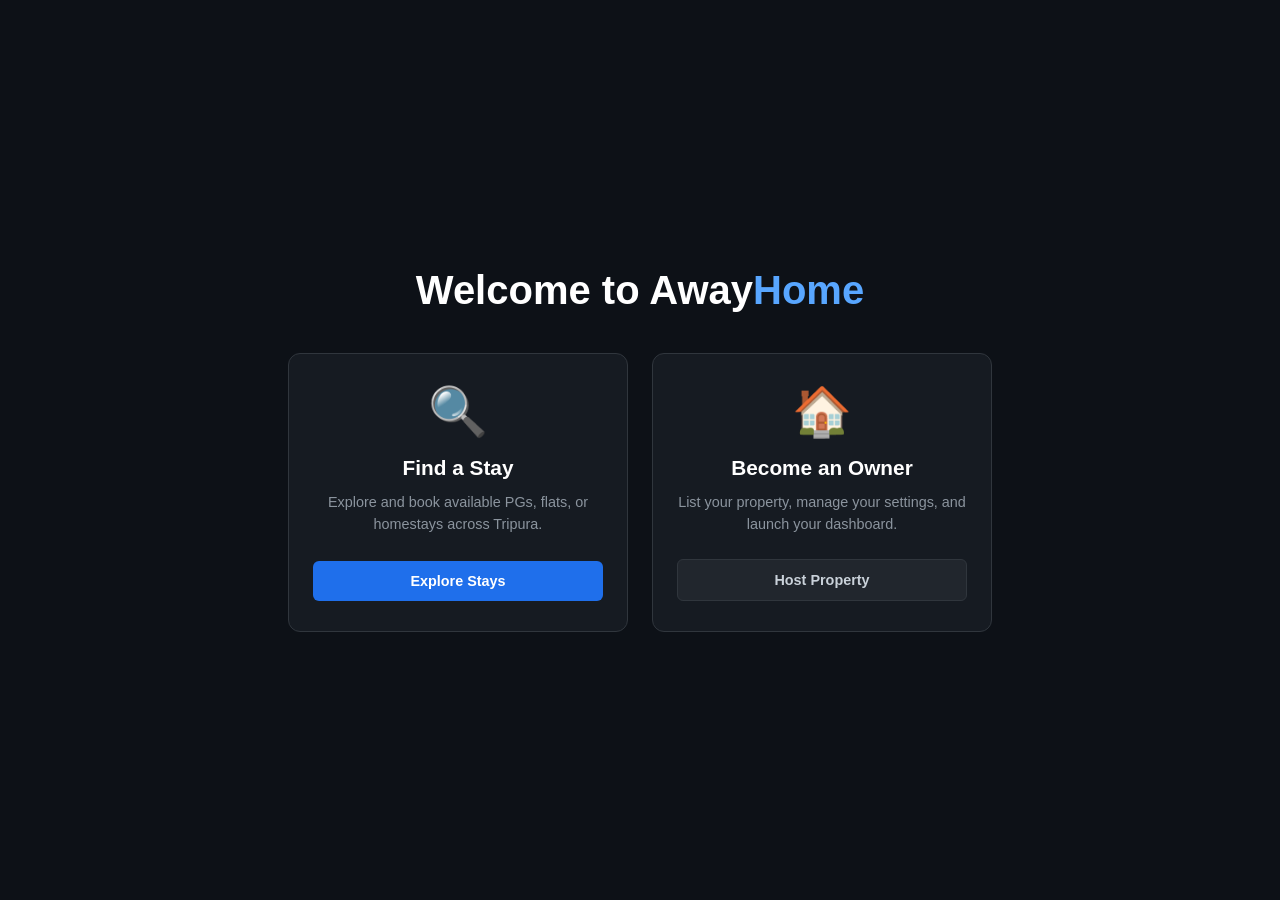
<file: index.html>
<!DOCTYPE html>
<html lang="en">
<head>
  <meta charset="UTF-8">
  <meta name="viewport" content="width=device-width, initial-scale=1.0">
  <title>Welcome to AwayHome</title>
  <style>
    * {
        margin: 0;
        padding: 0;
        box-sizing: border-box;
        font-family: 'Inter', sans-serif;
    }
    body {
        background-color: #0d1117;
        height: 100vh;
        display: flex;
        justify-content: center;
        align-items: center;
        padding: 20px;
    }
    .role-card-container {
        text-align: center;
        max-width: 800px;
        width: 100%;
    }
    .role-title {
        color: #ffffff;
        font-size: 2.5rem;
        margin-bottom: 8px;
        font-weight: 700;
    }
    .role-title span {
        color: #58a6ff;
    }
    .role-subtitle {
        color: #8b949e;
        font-size: 1.1rem;
        margin-bottom: 40px;
    }
    .role-options {
        display: flex;
        gap: 24px;
        justify-content: center;
    }
    .role-card {
        background-color: #161b22;
        border: 1px solid #30363d;
        border-radius: 12px;
        padding: 30px 24px;
        flex: 1;
        max-width: 340px;
        text-decoration: none;
        transition: transform 0.2s ease, border-color 0.2s ease, box-shadow 0.2s ease;
        display: flex;
        flex-direction: column;
        align-items: center;
    }
    .role-card:hover {
        transform: translateY(-5px);
        border-color: #58a6ff;
        box-shadow: 0 8px 24px rgba(88, 166, 255, 0.1);
    }
    .role-icon {
        font-size: 3rem;
        margin-bottom: 16px;
    }
    .role-card h3 {
        color: #ffffff;
        font-size: 1.3rem;
        margin-bottom: 12px;
    }
    .role-card p {
        color: #8b949e;
        font-size: 0.9rem;
        line-height: 1.5;
        margin-bottom: 24px;
        text-align: center;
        flex-grow: 1;
    }
    .role-btn {
        width: 100%;
        padding: 12px;
        font-weight: 600;
        border-radius: 6px;
        border: none;
        text-align: center;
        font-size: 0.9rem;
        cursor: pointer;
    }
    .btn-primary { background-color: #1f6feb; color: #ffffff; }
    .btn-secondary { background-color: #21262d; color: #c9d1d9; border: 1px solid #30363d; }
    
    @media (max-width: 600px) {
        .role-options { flex-direction: column; align-items: center; }
        .role-card { width: 100%; }
        .role-title { font-size: 2rem; }
    }
  </style>
</head>
<body>

  <div class="role-card-container">
    <h1 class="role-title">Welcome to Away<span>Home</span></h1>
    <p class="role-subtitle"></p>
    
    <div class="role-options">
      <a href="customer.html" class="role-card">
        <div class="role-icon">🔍</div>
        <h3>Find a Stay</h3>
        <p>Explore and book available PGs, flats, or homestays across Tripura.</p>
        <button class="role-btn btn-primary">Explore Stays</button>
      </a>

      <a href="owner.html" class="role-card">
        <div class="role-icon">🏠</div>
        <h3>Become an Owner</h3>
        <p>List your property, manage your settings, and launch your dashboard.</p>
        <button class="role-btn btn-secondary">Host Property</button>
      </a>
    </div>
  </div>

</body>
</html>
</file>
